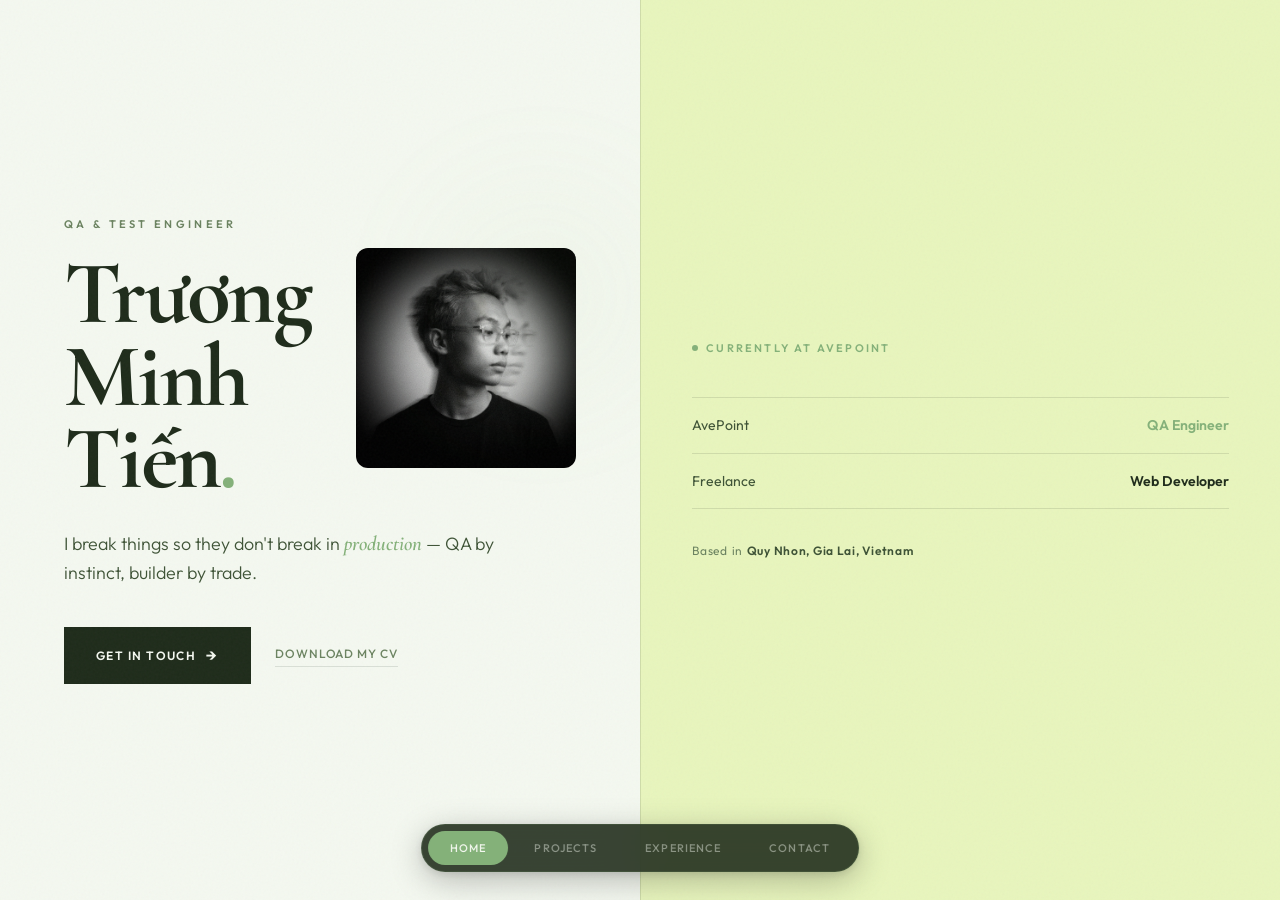
<file: index.html>
<!doctype html>
<html lang="en">
  <head>
    <meta charset="UTF-8" />
    <meta name="viewport" content="width=device-width, initial-scale=1.0" />
    <title>Trương Minh Tiến — QA / Test Engineer</title>
    <link rel="preconnect" href="https://fonts.googleapis.com" />
    <link rel="preconnect" href="https://fonts.gstatic.com" crossorigin />
    <link
      href="https://fonts.googleapis.com/css2?family=Outfit:wght@200;300;400;500;600;700;800;900&family=Cormorant+Garamond:ital,wght@0,400;0,600;0,700;1,400;1,600&display=swap"
      rel="stylesheet"
    />
    <!-- GSAP for smooth animations -->
    <script src="https://cdnjs.cloudflare.com/ajax/libs/gsap/3.12.5/gsap.min.js"></script>
    <style>
      *,
      *::before,
      *::after {
        margin: 0;
        padding: 0;
        box-sizing: border-box;
      }

      :root {
        --bg: #f4f8f0;
        --bg-warm: #e8f5bd;
        --surface: #f9fbf6;
        --ink: #1e2b1a;
        --ink-soft: #3d5235;
        --ink-muted: #6b8360;
        --accent: #84b179;
        --accent-soft: #a2cb8b;
        --rule: rgba(30, 43, 26, 0.12);
        --rule-strong: rgba(30, 43, 26, 0.25);
      }

      html {
        -webkit-font-smoothing: antialiased;
        -moz-osx-font-smoothing: grayscale;
      }

      body {
        background: #151f12;
        color: var(--ink);
        font-family: "Outfit", sans-serif;
        font-weight: 400;
        line-height: 1.6;
        overflow: hidden;
        cursor: default;
        height: 100vh;
        height: 100dvh;
      }

      /* Grain overlay */
      body::before {
        content: "";
        position: fixed;
        inset: 0;
        background-image: url("data:image/svg+xml,%3Csvg viewBox='0 0 512 512' xmlns='http://www.w3.org/2000/svg'%3E%3Cfilter id='g'%3E%3CfeTurbulence type='fractalNoise' baseFrequency='0.75' numOctaves='4' stitchTiles='stitch'/%3E%3C/filter%3E%3Crect width='100%25' height='100%25' filter='url(%23g)' opacity='0.035'/%3E%3C/svg%3E");
        pointer-events: none;
        z-index: 9999;
      }

      ::selection {
        background: var(--accent);
        color: var(--bg);
      }

      a {
        color: inherit;
        text-decoration: none;
      }

      /* ============================================
         LOADING SCREEN
         ============================================ */
      .loader {
        position: fixed;
        inset: 0;
        z-index: 99999;
        background: var(--ink);
        display: flex;
        flex-direction: column;
        justify-content: center;
        align-items: center;
        gap: 28px;
        transition:
          opacity 0.6s ease,
          visibility 0.6s ease;
      }

      .loader.done {
        opacity: 0;
        visibility: hidden;
        pointer-events: none;
      }

      .loader-name {
        font-family: "Cormorant Garamond", serif;
        font-weight: 700;
        font-size: clamp(24px, 4vw, 40px);
        color: var(--bg);
        letter-spacing: -0.02em;
        opacity: 0.9;
      }

      .loader-track {
        width: clamp(200px, 40vw, 360px);
        height: 2px;
        background: rgba(255, 255, 255, 0.08);
        position: relative;
        overflow: hidden;
      }

      .loader-fill {
        position: absolute;
        top: 0;
        left: 0;
        height: 100%;
        width: 0%;
        background: var(--accent);
        transition: width 0.3s ease;
      }

      .loader-percent {
        font-family: "Outfit", sans-serif;
        font-size: 13px;
        font-weight: 500;
        letter-spacing: 0.15em;
        color: var(--accent);
      }

      /* Hide main content until loaded */
      .book-viewport,
      .bottom-nav {
        opacity: 0;
        transition: opacity 0.5s ease 0.2s;
      }

      .book-viewport.loaded,
      .bottom-nav.loaded {
        opacity: 1;
      }

      /* ============================================
         MOBILE ONBOARDING HINT
         ============================================ */
      .onboarding {
        position: fixed;
        inset: 0;
        z-index: 50000;
        background: rgba(0, 0, 0, 0.5);
        -webkit-backdrop-filter: blur(12px);
        backdrop-filter: blur(12px);
        display: none;
        justify-content: center;
        align-items: center;
        opacity: 0;
        transition: opacity 0.5s ease;
      }

      .onboarding.visible {
        opacity: 1;
      }

      .onboarding.hiding {
        opacity: 0;
        pointer-events: none;
      }

      @media (max-width: 900px) {
        .onboarding {
          display: flex;
        }
      }
      @media (hover: none) and (pointer: coarse) {
        .onboarding {
          display: flex;
        }
      }

      /* Cute floating card */
      .onboard-card {
        background: var(--surface);
        border-radius: 24px;
        padding: 36px 32px 28px;
        max-width: 300px;
        width: 85%;
        text-align: center;
        box-shadow:
          0 20px 60px rgba(0, 0, 0, 0.25),
          0 4px 16px rgba(0, 0, 0, 0.1);
        animation: cardBounceIn 0.6s cubic-bezier(0.34, 1.56, 0.64, 1) both;
        animation-delay: 0.2s;
      }

      @keyframes cardBounceIn {
        from {
          opacity: 0;
          transform: scale(0.8) translateY(20px);
        }
        to {
          opacity: 1;
          transform: scale(1) translateY(0);
        }
      }

      /* Phone with swipe animation */
      .onboard-phone {
        position: relative;
        width: 64px;
        height: 100px;
        margin: 0 auto 20px;
        border: 3px solid var(--ink);
        border-radius: 14px;
        background: var(--bg);
      }

      .onboard-phone::before {
        content: "";
        position: absolute;
        top: 6px;
        left: 50%;
        transform: translateX(-50%);
        width: 20px;
        height: 3px;
        border-radius: 3px;
        background: var(--ink);
        opacity: 0.15;
      }

      /* Tiny page indicators inside phone */
      .onboard-phone-pages {
        position: absolute;
        bottom: 10px;
        left: 50%;
        transform: translateX(-50%);
        display: flex;
        gap: 4px;
      }

      .onboard-phone-dot {
        width: 5px;
        height: 5px;
        border-radius: 50%;
        background: var(--ink);
        opacity: 0.12;
      }

      .onboard-phone-dot.active {
        opacity: 0.5;
        background: var(--accent);
      }

      /* Finger swiping across the phone */
      .onboard-finger {
        position: absolute;
        bottom: -8px;
        left: 50%;
        font-size: 28px;
        animation: fingerSwipe 2.2s ease-in-out infinite;
        filter: drop-shadow(0 2px 4px rgba(0, 0, 0, 0.15));
      }

      @keyframes fingerSwipe {
        0%,
        100% {
          transform: translateX(-50%) translateX(0) rotate(-10deg);
        }
        25% {
          transform: translateX(-50%) translateX(22px) rotate(-5deg);
        }
        50% {
          transform: translateX(-50%) translateX(0) rotate(-10deg);
        }
        75% {
          transform: translateX(-50%) translateX(-22px) rotate(-15deg);
        }
      }

      /* Sparkle dots */
      .onboard-sparkle {
        position: absolute;
        width: 6px;
        height: 6px;
        border-radius: 50%;
        background: var(--accent);
        animation: sparkle 1.8s ease-in-out infinite;
      }

      .onboard-sparkle:nth-child(1) {
        top: 8px;
        right: -4px;
        animation-delay: 0s;
      }
      .onboard-sparkle:nth-child(2) {
        top: -4px;
        left: 12px;
        animation-delay: 0.6s;
        width: 4px;
        height: 4px;
      }
      .onboard-sparkle:nth-child(3) {
        bottom: 20px;
        right: -8px;
        animation-delay: 1.2s;
        width: 5px;
        height: 5px;
      }

      @keyframes sparkle {
        0%,
        100% {
          opacity: 0;
          transform: scale(0);
        }
        50% {
          opacity: 1;
          transform: scale(1);
        }
      }

      .onboard-title {
        font-family: "Cormorant Garamond", serif;
        font-weight: 700;
        font-size: 22px;
        color: var(--ink);
        margin-bottom: 8px;
        line-height: 1.2;
      }

      .onboard-desc {
        font-family: "Outfit", sans-serif;
        font-size: 13px;
        font-weight: 400;
        color: var(--ink-muted);
        line-height: 1.6;
        margin-bottom: 20px;
      }

      .onboard-desc strong {
        color: var(--accent);
        font-weight: 600;
      }

      .onboard-btn {
        display: inline-block;
        font-family: "Outfit", sans-serif;
        font-size: 12px;
        font-weight: 600;
        letter-spacing: 0.08em;
        color: var(--surface);
        background: var(--accent);
        border: none;
        border-radius: 999px;
        padding: 10px 28px;
        cursor: pointer;
        transition:
          transform 0.3s cubic-bezier(0.34, 1.56, 0.64, 1),
          box-shadow 0.3s ease;
        box-shadow: 0 4px 12px rgba(0, 0, 0, 0.1);
      }

      .onboard-btn:active {
        transform: scale(0.95);
      }

      /* ============================================
         PAGE SYSTEM — GSAP-DRIVEN
         ============================================ */
      .book-viewport {
        position: fixed;
        inset: 0;
        perspective: 1600px;
        overflow: hidden;
      }

      .page {
        position: absolute;
        inset: 0;
        width: 100%;
        height: 100%;
        overflow: hidden;
        background: var(--bg);
        opacity: 0;
        visibility: hidden;
        will-change: transform, opacity;
      }

      .page.active {
        opacity: 1;
        visibility: visible;
        overflow-y: auto;
        scrollbar-width: thin;
        scrollbar-color: var(--accent) transparent;
      }

      .page--projects.active {
        overflow-y: hidden;
      }

      .page.active::-webkit-scrollbar {
        width: 4px;
      }

      .page.active::-webkit-scrollbar-thumb {
        background: var(--accent);
        border-radius: 2px;
      }

      /* During animation, both pages visible */
      .page.animating {
        visibility: visible;
      }

      /* ============================================
         BOTTOM FLOATING NAV
         ============================================ */
      .bottom-nav {
        position: fixed;
        bottom: 28px;
        left: 50%;
        transform: translateX(-50%);
        z-index: 10000;
        display: flex;
        gap: 4px;
        padding: 6px;
        background: rgba(30, 43, 26, 0.88);
        -webkit-backdrop-filter: blur(20px);
        backdrop-filter: blur(20px);
        border-radius: 999px;
        border: 1px solid rgba(132, 177, 121, 0.12);
        box-shadow:
          0 8px 32px rgba(0, 0, 0, 0.25),
          0 2px 8px rgba(0, 0, 0, 0.1);
      }

      .bottom-nav-item {
        padding: 10px 22px;
        font-family: "Outfit", sans-serif;
        font-size: 11px;
        font-weight: 500;
        letter-spacing: 0.1em;
        text-transform: uppercase;
        color: rgba(244, 248, 240, 0.45);
        border: none;
        background: transparent;
        border-radius: 999px;
        cursor: pointer;
        transition:
          color 0.3s ease,
          background 0.3s ease;
        white-space: nowrap;
      }

      .bottom-nav-item:hover {
        color: rgba(244, 248, 240, 0.8);
      }

      .bottom-nav-item.active {
        color: var(--bg);
        background: var(--accent);
      }

      /* ============================================
         PAGE 1: HOME
         ============================================ */
      .page--home .page-content {
        height: 100%;
        display: grid;
        grid-template-columns: 1fr 1fr;
      }

      .hero-left {
        display: flex;
        flex-direction: column;
        justify-content: center;
        padding: 0 clamp(32px, 5vw, 80px);
        position: relative;
      }

      .hero-left::before {
        content: "";
        position: absolute;
        top: 15%;
        right: -60px;
        width: 320px;
        height: 320px;
        border-radius: 50%;
        background: radial-gradient(
          circle,
          var(--accent-soft) 0%,
          transparent 70%
        );
        opacity: 0.08;
        filter: blur(60px);
        pointer-events: none;
      }

      .hero-overline {
        font-size: 11px;
        font-weight: 600;
        letter-spacing: 0.3em;
        text-transform: uppercase;
        color: var(--ink-muted);
        margin-bottom: 20px;
      }

      .hero-header-row {
        display: flex;
        justify-content: space-between;
        align-items: center;
        gap: 20px;
        margin-bottom: 28px;
      }

      .hero-header-text {
        flex: 1;
      }

      .hero-name {
        font-family: "Cormorant Garamond", serif;
        font-weight: 700;
        font-size: clamp(48px, 7vw, 110px);
        line-height: 0.92;
        letter-spacing: -0.03em;
        color: var(--ink);
        margin-bottom: 0;
      }

      .hero-portrait {
        width: clamp(120px, 25vw, 220px);
        aspect-ratio: 1 / 1;
        object-fit: cover;
        border-radius: 12px;
      }

      .hero-name .accent-dot {
        color: var(--accent);
      }

      .hero-tagline {
        font-size: clamp(16px, 1.4vw, 22px);
        font-weight: 300;
        line-height: 1.5;
        color: var(--ink-soft);
        max-width: 440px;
        margin-bottom: 40px;
      }

      .hero-tagline em {
        font-style: italic;
        font-family: "Cormorant Garamond", serif;
        font-weight: 600;
        font-size: 1.15em;
        color: var(--accent);
      }

      .hero-cta-row {
        display: flex;
        align-items: center;
        gap: 24px;
      }

      .btn-primary {
        display: inline-flex;
        align-items: center;
        gap: 10px;
        font-family: "Outfit", sans-serif;
        font-size: 12px;
        font-weight: 600;
        letter-spacing: 0.12em;
        text-transform: uppercase;
        color: var(--bg);
        background: var(--ink);
        padding: 16px 32px;
        border: none;
        cursor: pointer;
        position: relative;
        overflow: hidden;
        transition: transform 0.4s cubic-bezier(0.16, 1, 0.3, 1);
      }

      .btn-primary::before {
        content: "";
        position: absolute;
        inset: 0;
        background: var(--accent);
        transform: translateX(-101%);
        transition: transform 0.5s cubic-bezier(0.16, 1, 0.3, 1);
      }

      .btn-primary:hover::before {
        transform: translateX(0);
      }

      .btn-primary:hover {
        transform: scale(1.02);
      }

      .btn-primary span {
        position: relative;
        z-index: 1;
      }

      .btn-primary .btn-arrow {
        position: relative;
        z-index: 1;
        transition: transform 0.4s cubic-bezier(0.16, 1, 0.3, 1);
        font-size: 16px;
      }

      .btn-primary:hover .btn-arrow {
        transform: translateX(4px);
      }

      .btn-ghost {
        font-size: 12px;
        font-weight: 500;
        letter-spacing: 0.08em;
        text-transform: uppercase;
        color: var(--ink-muted);
        border-bottom: 1px solid var(--rule);
        padding-bottom: 3px;
        transition:
          color 0.3s ease,
          border-color 0.3s ease;
      }

      .btn-ghost:hover {
        color: var(--accent);
        border-color: var(--accent);
      }

      .hero-right {
        background: var(--bg-warm);
        display: flex;
        flex-direction: column;
        justify-content: center;
        padding: clamp(32px, 4vw, 64px);
        position: relative;
        border-left: 1px solid var(--rule);
      }

      .status-badge {
        display: inline-flex;
        align-items: center;
        gap: 8px;
        font-size: 11px;
        font-weight: 600;
        letter-spacing: 0.2em;
        text-transform: uppercase;
        color: var(--accent);
        margin-bottom: 40px;
      }

      .status-badge::before {
        content: "";
        width: 6px;
        height: 6px;
        border-radius: 50%;
        background: var(--accent);
      }

      .role-list {
        list-style: none;
        display: flex;
        flex-direction: column;
      }

      .role-entry {
        display: flex;
        justify-content: space-between;
        align-items: baseline;
        padding: 16px 0;
        border-top: 1px solid var(--rule);
        transition: padding-left 0.4s cubic-bezier(0.16, 1, 0.3, 1);
      }

      .role-entry:hover {
        padding-left: 8px;
      }
      .role-entry:last-child {
        border-bottom: 1px solid var(--rule);
      }

      .role-label {
        font-size: clamp(13px, 1.1vw, 16px);
        font-weight: 400;
        color: var(--ink-soft);
      }

      .role-place {
        font-size: clamp(13px, 1.1vw, 16px);
        font-weight: 600;
        color: var(--ink);
        text-align: right;
      }

      .role-place.solo {
        color: var(--accent);
      }

      .hero-location {
        margin-top: 32px;
        font-size: 12px;
        font-weight: 400;
        letter-spacing: 0.06em;
        color: var(--ink-muted);
      }

      .hero-location span {
        font-weight: 600;
        color: var(--ink-soft);
      }

      /* ============================================
         SECTION COMMON
         ============================================ */
      .section-header {
        display: flex;
        align-items: baseline;
        gap: 16px;
        margin-bottom: clamp(32px, 5vh, 64px);
      }

      .section-number {
        font-family: "Cormorant Garamond", serif;
        font-weight: 400;
        font-size: clamp(14px, 1.2vw, 18px);
        color: var(--accent);
      }

      .section-title {
        font-size: clamp(10px, 0.85vw, 13px);
        font-weight: 600;
        letter-spacing: 0.25em;
        text-transform: uppercase;
        color: var(--ink-muted);
      }

      .section-rule {
        flex: 1;
        height: 1px;
        background: var(--rule);
      }

      /* ============================================
         PAGE 2: EXPERIENCE
         ============================================ */
      .page--experience {
        background: var(--surface);
      }

      .page--experience .page-content {
        padding: clamp(48px, 8vh, 100px) clamp(24px, 5vw, 80px);
        padding-bottom: 120px;
      }

      .exp-item {
        display: grid;
        grid-template-columns: 200px 1fr clamp(80px, 12vw, 140px);
        grid-template-areas: "meta body logo";
        gap: clamp(24px, 4vw, 64px);
        padding: clamp(24px, 3vh, 40px) 0;
        border-bottom: 1px solid var(--rule);
        align-items: start;
      }

      .exp-item:last-child {
        border-bottom: none;
      }

      .exp-meta {
        grid-area: meta;
        display: flex;
        flex-direction: column;
        gap: 4px;
      }

      .exp-body {
        grid-area: body;
      }

      .exp-logo {
        grid-area: logo;
        width: 100%;
        height: auto;
        max-height: 80px;
        object-fit: contain;
        mix-blend-mode: multiply; /* Optional: makes logos blend nicely if they have white bg */
      }

      .exp-date {
        font-size: 12px;
        font-weight: 500;
        letter-spacing: 0.08em;
        color: var(--ink-muted);
        text-transform: uppercase;
      }

      .exp-company {
        font-size: 14px;
        font-weight: 600;
        color: var(--accent);
        margin-top: 2px;
      }

      .exp-type {
        font-size: 11px;
        font-weight: 400;
        color: var(--ink-muted);
      }

      .exp-body h3 {
        font-family: "Cormorant Garamond", serif;
        font-weight: 600;
        font-size: clamp(22px, 2vw, 32px);
        line-height: 1.2;
        margin-bottom: 14px;
        color: var(--ink);
      }

      .exp-points {
        list-style: none;
        display: flex;
        flex-direction: column;
        gap: 8px;
      }

      .exp-points li {
        font-size: clamp(13px, 0.95vw, 15px);
        line-height: 1.55;
        color: var(--ink-soft);
        padding-left: 20px;
        position: relative;
      }

      .exp-points li::before {
        content: "";
        position: absolute;
        left: 0;
        top: 9px;
        width: 6px;
        height: 1px;
        background: var(--accent);
      }

      /* ============================================
         PAGE 3: PROJECTS
         ============================================ */
      .page--projects {
        background: #243d1e;
      }

      .page--projects .page-content {
        display: flex;
        flex-direction: column;
        height: 100%;
      }

      .projects-topbar {
        display: flex;
        justify-content: space-between;
        align-items: center;
        padding: 20px clamp(24px, 4vw, 56px);
        border-bottom: 1px solid rgba(244, 248, 240, 0.06);
        flex-shrink: 0;
      }

      .projects-topbar .section-header {
        margin-bottom: 0;
      }
      .projects-topbar .section-number {
        color: var(--accent-soft);
      }
      .projects-topbar .section-title {
        color: rgba(244, 248, 240, 0.4);
      }
      .projects-topbar .section-rule {
        background: rgba(244, 248, 240, 0.08);
      }

      .projects-counter-top {
        font-family: "Outfit", sans-serif;
        font-size: 11px;
        font-weight: 500;
        letter-spacing: 0.15em;
        color: rgba(244, 248, 240, 0.3);
      }

      .projects-counter-top .ct-active {
        color: var(--accent-soft);
        font-weight: 700;
        font-size: 14px;
      }

      .projects-columns {
        flex: 1;
        display: grid;
        grid-template-columns: 200px minmax(180px, 0.6fr) 1fr;
        min-height: 0;
      }

      .folio-strip {
        border-right: 1px solid rgba(244, 248, 240, 0.06);
        display: flex;
        flex-direction: column;
        padding: clamp(20px, 3vh, 40px) clamp(16px, 2vw, 32px);
        gap: 12px;
        overflow-y: auto;
        scrollbar-width: thin;
        scrollbar-color: var(--accent) transparent;
      }

      .folio-thumb {
        position: relative;
        width: 100%;
        aspect-ratio: 16 / 10;
        overflow: hidden;
        cursor: pointer;
        border: 2px solid transparent;
        opacity: 0.35;
        transform: scale(0.92);
        transition:
          opacity 0.5s ease,
          transform 0.5s ease,
          border-color 0.4s ease;
        flex-shrink: 0;
      }

      .folio-thumb.active {
        opacity: 1;
        transform: scale(1);
        border-color: var(--accent);
      }

      .folio-thumb:hover {
        opacity: 0.7;
      }
      .folio-thumb.active:hover {
        opacity: 1;
      }

      .folio-thumb img {
        width: 100%;
        height: 100%;
        object-fit: cover;
        display: block;
        filter: grayscale(0.6);
        transition: filter 0.5s ease;
      }

      .folio-thumb.active img {
        filter: grayscale(0);
      }

      .folio-thumb-num {
        position: absolute;
        bottom: 6px;
        left: 6px;
        font-family: "Cormorant Garamond", serif;
        font-weight: 700;
        font-size: 11px;
        color: rgba(244, 248, 240, 0.7);
        background: rgba(30, 43, 26, 0.7);
        padding: 1px 6px;
      }

      .folio-center {
        display: flex;
        flex-direction: column;
        justify-content: center;
        align-items: center;
        padding: clamp(16px, 2vw, 32px);
        position: relative;
        border-right: 1px solid rgba(244, 248, 240, 0.06);
        text-align: center;
      }

      .folio-info {
        position: absolute;
        inset: 0;
        display: flex;
        flex-direction: column;
        justify-content: center;
        align-items: center;
        padding: clamp(16px, 2vw, 32px);
        opacity: 0;
        transform: translateY(30px);
        transition:
          opacity 0.6s cubic-bezier(0.16, 1, 0.3, 1),
          transform 0.6s cubic-bezier(0.16, 1, 0.3, 1);
        pointer-events: none;
      }

      .folio-info.active {
        opacity: 1;
        transform: translateY(0);
        pointer-events: auto;
      }

      .folio-info.exiting {
        opacity: 0;
        transform: translateY(-20px);
      }

      .folio-num {
        font-family: "Cormorant Garamond", serif;
        font-weight: 700;
        font-size: clamp(40px, 5vw, 72px);
        line-height: 0.85;
        color: rgba(244, 248, 240, 0.25);
        margin-bottom: 16px;
      }

      .folio-name {
        font-family: "Cormorant Garamond", serif;
        font-weight: 700;
        font-size: clamp(20px, 2vw, 32px);
        line-height: 1.12;
        color: var(--bg);
        margin-bottom: 12px;
      }

      .folio-url {
        font-size: 11px;
        font-weight: 400;
        letter-spacing: 0.06em;
        color: rgba(244, 248, 240, 0.35);
        margin-bottom: 24px;
      }

      .folio-visit {
        display: inline-flex;
        align-items: center;
        gap: 10px;
        font-size: 11px;
        font-weight: 600;
        letter-spacing: 0.15em;
        text-transform: uppercase;
        color: var(--accent-soft);
        padding: 12px 24px;
        border: 1px solid rgba(132, 177, 121, 0.3);
        transition:
          background 0.4s ease,
          color 0.3s ease,
          border-color 0.3s ease;
      }

      .folio-visit:hover {
        background: var(--accent);
        color: var(--bg);
        border-color: var(--accent);
      }

      .folio-visit-arrow {
        font-size: 14px;
        transition: transform 0.4s cubic-bezier(0.16, 1, 0.3, 1);
      }

      .folio-visit:hover .folio-visit-arrow {
        transform: translate(3px, -3px);
      }

      /* Projects onboarding hint overlay */
      .projects-hint {
        position: absolute;
        inset: 0;
        z-index: 10;
        background: rgba(0, 0, 0, 0.5);
        -webkit-backdrop-filter: blur(10px);
        backdrop-filter: blur(10px);
        display: none;
        justify-content: center;
        align-items: center;
        opacity: 0;
        visibility: hidden;
        transition:
          opacity 0.4s ease,
          visibility 0.4s ease;
      }

      @media (max-width: 900px) {
        .projects-hint {
          display: flex;
        }
      }
      @media (hover: none) and (pointer: coarse) {
        .projects-hint {
          display: flex;
        }
      }

      .projects-hint.visible {
        opacity: 1;
        visibility: visible;
      }

      .projects-hint.hiding {
        opacity: 0;
        visibility: hidden;
        pointer-events: none;
      }

      .projects-hint-card {
        background: var(--surface);
        border-radius: 24px;
        padding: 36px 32px 28px;
        max-width: 280px;
        width: 85%;
        text-align: center;
        box-shadow:
          0 20px 60px rgba(0, 0, 0, 0.3),
          0 4px 16px rgba(0, 0, 0, 0.1);
        animation: hintBounceIn 0.6s cubic-bezier(0.34, 1.56, 0.64, 1) both;
        animation-delay: 0.15s;
      }

      @keyframes hintBounceIn {
        from {
          opacity: 0;
          transform: scale(0.75) translateY(16px);
        }
        to {
          opacity: 1;
          transform: scale(1) translateY(0);
        }
      }

      /* Scroll gesture — phone with vertical scroll */
      .hint-phone {
        position: relative;
        width: 56px;
        height: 88px;
        margin: 0 auto 18px;
        border: 3px solid var(--ink);
        border-radius: 14px;
        background: var(--bg);
      }

      .hint-phone::before {
        content: "";
        position: absolute;
        top: 6px;
        left: 50%;
        transform: translateX(-50%);
        width: 18px;
        height: 3px;
        border-radius: 3px;
        background: var(--ink);
        opacity: 0.12;
      }

      /* Scroll arrows inside phone */
      .hint-scroll-arrows {
        position: absolute;
        top: 50%;
        left: 50%;
        transform: translate(-50%, -50%);
        display: flex;
        flex-direction: column;
        align-items: center;
        gap: 6px;
        animation: scrollBounce 1.6s ease-in-out infinite;
      }

      .hint-scroll-arrows span {
        font-size: 12px;
        color: var(--ink);
        opacity: 0.3;
        line-height: 1;
      }

      .hint-scroll-arrows span:nth-child(2) {
        opacity: 0.6;
        font-size: 14px;
      }

      @keyframes scrollBounce {
        0%,
        100% {
          transform: translate(-50%, -50%) translateY(0);
        }
        50% {
          transform: translate(-50%, -50%) translateY(6px);
        }
      }

      /* Finger scrolling vertically */
      .hint-finger {
        position: absolute;
        bottom: -6px;
        left: 50%;
        font-size: 24px;
        animation: fingerScroll 2s ease-in-out infinite;
        filter: drop-shadow(0 2px 4px rgba(0, 0, 0, 0.12));
      }

      @keyframes fingerScroll {
        0%,
        100% {
          transform: translateX(-50%) translateY(0);
        }
        30% {
          transform: translateX(-50%) translateY(-14px);
        }
        60% {
          transform: translateX(-50%) translateY(6px);
        }
      }

      /* Sparkles */
      .hint-sparkle {
        position: absolute;
        width: 6px;
        height: 6px;
        border-radius: 50%;
        background: var(--accent);
        animation: sparkle 1.8s ease-in-out infinite;
      }

      .hint-sparkle:nth-child(1) {
        top: 6px;
        right: -6px;
        animation-delay: 0s;
      }
      .hint-sparkle:nth-child(2) {
        top: -4px;
        left: 10px;
        animation-delay: 0.5s;
        width: 4px;
        height: 4px;
      }
      .hint-sparkle:nth-child(3) {
        bottom: 18px;
        right: -8px;
        animation-delay: 1s;
        width: 5px;
        height: 5px;
      }

      @keyframes sparkle {
        0%,
        100% {
          opacity: 0;
          transform: scale(0);
        }
        50% {
          opacity: 1;
          transform: scale(1);
        }
      }

      .hint-title {
        font-family: "Cormorant Garamond", serif;
        font-weight: 700;
        font-size: 20px;
        color: var(--ink);
        margin-bottom: 6px;
      }

      .hint-desc {
        font-family: "Outfit", sans-serif;
        font-size: 13px;
        font-weight: 400;
        color: var(--ink-muted);
        line-height: 1.6;
        margin-bottom: 18px;
      }

      .hint-desc strong {
        color: var(--accent);
        font-weight: 600;
      }

      .hint-btn {
        display: inline-block;
        font-family: "Outfit", sans-serif;
        font-size: 12px;
        font-weight: 600;
        letter-spacing: 0.08em;
        color: var(--surface);
        background: var(--accent);
        border: none;
        border-radius: 999px;
        padding: 10px 28px;
        cursor: pointer;
        transition:
          transform 0.3s cubic-bezier(0.34, 1.56, 0.64, 1),
          box-shadow 0.3s ease;
        box-shadow: 0 4px 12px rgba(0, 0, 0, 0.1);
      }

      .hint-btn:active {
        transform: scale(0.95);
      }

      .folio-showcase {
        position: relative;
        overflow: hidden;
        display: flex;
        align-items: center;
        justify-content: center;
        background: #1a2717;
        padding: clamp(16px, 3vh, 32px) clamp(16px, 2vw, 32px);
      }

      .folio-large-img {
        position: absolute;
        inset: clamp(16px, 3vh, 32px) clamp(16px, 2vw, 32px);
        display: flex;
        align-items: center;
        justify-content: center;
        opacity: 0;
        transform: scale(1.04);
        transition:
          opacity 0.7s cubic-bezier(0.16, 1, 0.3, 1),
          transform 0.7s cubic-bezier(0.16, 1, 0.3, 1);
      }

      .folio-large-img.active {
        opacity: 1;
        transform: scale(1);
      }

      .folio-large-img.exiting {
        opacity: 0;
        transform: scale(0.96);
      }

      .folio-large-img img,
      .folio-large-img video {
        max-width: 100%;
        max-height: 100%;
        width: auto;
        height: auto;
        object-fit: contain;
        display: block;
        box-shadow:
          0 8px 40px rgba(0, 0, 0, 0.3),
          0 2px 12px rgba(0, 0, 0, 0.15);
      }

      .folio-large-img video::-webkit-media-controls {
        display: none !important;
      }
      .folio-large-img video::-webkit-media-controls-enclosure {
        display: none !important;
      }

      /* ============================================
         PAGE 4: CONTACT
         ============================================ */
      .page--contact {
        background: var(--ink);
        color: var(--bg);
      }

      .page--contact .page-content {
        display: flex;
        flex-direction: column;
        justify-content: center;
        height: 100%;
        padding: clamp(64px, 10vh, 140px) clamp(24px, 5vw, 80px);
        padding-bottom: 100px;
        position: relative;
        overflow: hidden;
      }

      .page--contact .page-content::before {
        content: "";
        position: absolute;
        bottom: -100px;
        right: -100px;
        width: 400px;
        height: 400px;
        border-radius: 50%;
        background: radial-gradient(circle, var(--accent) 0%, transparent 70%);
        opacity: 0.06;
        filter: blur(80px);
        pointer-events: none;
      }

      .contact-inner {
        display: grid;
        grid-template-columns: 1fr 1fr;
        gap: clamp(40px, 6vw, 100px);
        align-items: end;
      }

      .contact-heading {
        font-family: "Cormorant Garamond", serif;
        font-weight: 700;
        font-size: clamp(36px, 5vw, 72px);
        line-height: 1;
        letter-spacing: -0.02em;
      }

      .contact-heading .accent-dot {
        color: var(--accent);
      }

      .contact-links {
        display: flex;
        flex-direction: column;
      }

      .contact-row {
        display: flex;
        justify-content: space-between;
        align-items: center;
        padding: 18px 0;
        border-top: 1px solid rgba(244, 248, 240, 0.1);
        transition: padding-left 0.4s cubic-bezier(0.16, 1, 0.3, 1);
      }

      .contact-row:last-child {
        border-bottom: 1px solid rgba(244, 248, 240, 0.1);
      }

      .contact-row:hover {
        padding-left: 12px;
      }

      .contact-row-label {
        font-size: 11px;
        font-weight: 500;
        letter-spacing: 0.15em;
        text-transform: uppercase;
        color: rgba(244, 248, 240, 0.4);
      }

      .contact-row-value {
        font-size: 15px;
        font-weight: 400;
        color: var(--bg);
        transition: color 0.3s ease;
      }

      .contact-row:hover .contact-row-value {
        color: var(--accent-soft);
      }

      /* ============================================
         RESPONSIVE
         ============================================ */
      @media (max-width: 900px) {
        .page--home .page-content {
          grid-template-columns: 1fr;
        }

        .hero-left {
          justify-content: flex-end;
          padding: 80px 24px 32px;
        }

        .hero-right {
          border-left: none;
          border-top: 1px solid var(--rule);
          padding: 32px 24px 100px;
        }

        .page--experience .page-content {
          padding: 48px 24px 120px;
        }
        .exp-item {
          grid-template-columns: 1fr clamp(60px, 20vw, 100px);
          grid-template-areas:
            "meta logo"
            "body body";
          gap: 16px 12px;
        }
        .exp-logo {
          max-height: 60px;
          justify-self: end;
        }

        .projects-columns {
          grid-template-columns: 1fr;
          grid-template-rows: auto 1fr;
        }

        .folio-strip {
          display: none;
        }

        .folio-center {
          border-right: none;
          border-bottom: 1px solid rgba(244, 248, 240, 0.06);
          padding: 24px;
          min-height: 200px;
        }

        .folio-info {
          padding: 24px;
        }
        .folio-num {
          font-size: clamp(32px, 10vw, 48px);
        }
        .folio-name {
          font-size: clamp(18px, 5vw, 28px);
        }
        .folio-showcase {
          min-height: 240px;
        }
        .contact-inner {
          grid-template-columns: 1fr;
          gap: 40px;
        }
      }

      @media (max-width: 600px) {
        .hero-name {
          font-size: clamp(40px, 12vw, 64px);
        }

        .hero-cta-row {
          flex-direction: column;
          align-items: flex-start;
          gap: 16px;
        }

        .contact-heading {
          font-size: clamp(32px, 10vw, 48px);
        }

        .bottom-nav {
          bottom: 16px;
          padding: 5px;
          gap: 2px;
        }

        .bottom-nav-item {
          padding: 8px 14px;
          font-size: 10px;
          letter-spacing: 0.06em;
        }
      }
    </style>
  </head>

  <body>
    <!-- LOADING SCREEN -->
    <div class="loader" id="loader">
      <div class="loader-name">Trương Minh Tiến</div>
      <div class="loader-track">
        <div class="loader-fill" id="loaderFill"></div>
      </div>
      <div class="loader-percent" id="loaderPercent">0%</div>
    </div>

    <!-- MOBILE ONBOARDING -->
    <div class="onboarding" id="onboarding">
      <div class="onboard-card">
        <div class="onboard-phone">
          <span class="onboard-sparkle"></span>
          <span class="onboard-sparkle"></span>
          <span class="onboard-sparkle"></span>
          <div class="onboard-phone-pages">
            <span class="onboard-phone-dot active"></span>
            <span class="onboard-phone-dot"></span>
            <span class="onboard-phone-dot"></span>
            <span class="onboard-phone-dot"></span>
          </div>
          <div class="onboard-finger">👆</div>
        </div>
        <div class="onboard-title">Welcome!</div>
        <div class="onboard-desc">
          <strong>Swipe left or right</strong> to flip between pages, or use the
          <strong>navigation bar</strong> below.
        </div>
        <button class="onboard-btn" id="onboardDismiss">Got it!</button>
      </div>
    </div>

    <div class="book-viewport" id="bookViewport">
      <!-- PAGE 1: HOME -->
      <div class="page page--home active" data-page="0">
        <div class="page-content">
          <div class="hero-left">
            <div class="hero-header-row">
              <div class="hero-header-text">
                <div class="hero-overline">QA &amp; Test Engineer</div>
                <h1 class="hero-name">
                  Trương<br />Minh Tiến<span class="accent-dot">.</span>
                </h1>
              </div>
              <img
                src="image/Tien.png"
                alt="Trương Minh Tiến portrait"
                class="hero-portrait"
              />
            </div>
            <p class="hero-tagline">
              I break things so they don't break in
              <em>production</em> — QA by instinct, builder by trade.
            </p>
            <div class="hero-cta-row">
              <a href="mailto:tientm05@gmail.com" class="btn-primary">
                <span>Get in Touch</span>
                <span class="btn-arrow">→</span>
              </a>
              <a
                href="cv/CV_TruongMinhTien_TestEngineer.pdf"
                download
                class="btn-ghost"
                >Download My CV</a
              >
            </div>
          </div>
          <div class="hero-right">
            <div class="status-badge">Currently at AvePoint</div>
            <ul class="role-list">
              <li class="role-entry">
                <span class="role-label">AvePoint</span>
                <span class="role-place solo">QA Engineer</span>
              </li>
              <li class="role-entry">
                <span class="role-label">Freelance</span>
                <span class="role-place">Web Developer</span>
              </li>
            </ul>
            <div class="hero-location">
              Based in <span>Quy Nhon, Gia Lai, Vietnam</span>
            </div>
          </div>
        </div>
      </div>

      <!-- PAGE 2: PROJECTS -->
      <div class="page page--projects" data-page="1">
        <div class="page-content">
          <div class="projects-topbar">
            <div class="section-header">
              <span class="section-number">01</span>
              <span class="section-title">Selected Works</span>
              <div class="section-rule"></div>
            </div>
            <div class="projects-counter-top">
              <span class="ct-active" id="counterCurrent">01</span>
              <span> / 03</span>
            </div>
          </div>
          <div class="projects-columns">
            <div class="folio-strip">
              <div class="folio-thumb active" data-thumb="0">
                <img
                  src="image/ngongoay-paperfest.jpg"
                  alt="Ngọ Ngoạy PaperFest"
                />
                <span class="folio-thumb-num">01</span>
              </div>
              <div class="folio-thumb" data-thumb="1">
                <img src="image/2stinkering.jpg" alt="2S Tinkering Shop" />
                <span class="folio-thumb-num">02</span>
              </div>
              <div class="folio-thumb" data-thumb="2">
                <img src="image/totomo.jpg" alt="Tổ Tò Mò" />
                <span class="folio-thumb-num">03</span>
              </div>
              <!-- <div class="folio-thumb" data-thumb="3">
                <img src="image/project-04.jpg" alt="Project 04" />
                <span class="folio-thumb-num">04</span>
              </div>
              <div class="folio-thumb" data-thumb="4">
                <img src="image/project-05.jpg" alt="Project 05" />
                <span class="folio-thumb-num">05</span>
              </div> -->
            </div>
            <div class="folio-center">
              <div class="folio-info active" data-info="0">
                <div class="folio-num">01</div>
                <div class="folio-name">Ngọ Ngoạy PaperFest</div>
                <div class="folio-url">ngongoay-paperfest.com</div>
                <a
                  href="https://ngongoay-paperfest.com"
                  target="_blank"
                  rel="noopener"
                  class="folio-visit"
                >
                  Visit Project <span class="folio-visit-arrow">↗</span>
                </a>
              </div>
              <div class="folio-info" data-info="1">
                <div class="folio-num">02</div>
                <div class="folio-name">2S Tinkering Shop</div>
                <div class="folio-url">2stinkering.org</div>
                <a
                  href="https://2stinkering.org"
                  target="_blank"
                  rel="noopener"
                  class="folio-visit"
                >
                  Visit Project <span class="folio-visit-arrow">↗</span>
                </a>
              </div>
              <div class="folio-info" data-info="2">
                <div class="folio-num">03</div>
                <div class="folio-name">Tổ Tò Mò</div>
                <div class="folio-url">totomo.org</div>
                <a
                  href="https://totomo.org"
                  target="_blank"
                  rel="noopener"
                  class="folio-visit"
                >
                  Visit Project <span class="folio-visit-arrow">↗</span>
                </a>
              </div>
              <!-- <div class="folio-info" data-info="3">
                <div class="folio-num">04</div>
                <div class="folio-name">Project 04</div>
                <div class="folio-url">example.com</div>
                <a
                  href="https://example.com"
                  target="_blank"
                  rel="noopener"
                  class="folio-visit"
                >
                  Visit Project <span class="folio-visit-arrow">↗</span>
                </a>
              </div>
              <div class="folio-info" data-info="4">
                <div class="folio-num">05</div>
                <div class="folio-name">Project 05</div>
                <div class="folio-url">example.com</div>
                <a
                  href="https://example.com"
                  target="_blank"
                  rel="noopener"
                  class="folio-visit"
                >
                  Visit Project <span class="folio-visit-arrow">↗</span>
                </a>
              </div> -->
            </div>
            <div class="folio-showcase">
              <div class="folio-large-img active" data-large="0">
                <video
                  src="video/ngongoay-paperfest.mp4"
                  loop
                  muted
                  playsinline
                  disablepictureinpicture
                  preload="auto"
                ></video>
              </div>
              <div class="folio-large-img" data-large="1">
                <video
                  src="video/2stinkering.mp4"
                  loop
                  muted
                  playsinline
                  disablepictureinpicture
                  preload="auto"
                ></video>
              </div>
              <div class="folio-large-img" data-large="2">
                <video
                  src="video/totomo.mp4"
                  loop
                  muted
                  playsinline
                  disablepictureinpicture
                  preload="auto"
                ></video>
              </div>
              <!-- <div class="folio-large-img" data-large="3">
                <video
                  src="video/project-04.mp4"
                  loop
                  muted
                  playsinline
                  disablepictureinpicture
                  preload="auto"
                ></video>
              </div>
              <div class="folio-large-img" data-large="4">
                <video
                  src="video/project-05.mp4"
                  loop
                  muted
                  playsinline
                  disablepictureinpicture
                  preload="auto"
                ></video>
              </div> -->
            </div>
          </div>

          <!-- Projects scroll hint -->
          <div class="projects-hint" id="projectsHint">
            <div class="projects-hint-card">
              <div class="hint-phone">
                <span class="hint-sparkle"></span>
                <span class="hint-sparkle"></span>
                <span class="hint-sparkle"></span>
                <div class="hint-scroll-arrows">
                  <span>↑</span>
                  <span>↕</span>
                  <span>↓</span>
                </div>
                <div class="hint-finger">👆</div>
              </div>
              <div class="hint-title">More projects!</div>
              <div class="hint-desc">
                <strong>Scroll up or down</strong> <br />
                to browse between projects.
              </div>
              <button class="hint-btn" id="projectsHintDismiss">Got it!</button>
            </div>
          </div>
        </div>
      </div>

      <!-- PAGE 3: EXPERIENCE -->
      <div class="page page--experience" data-page="2">
        <div class="page-content">
          <div class="section-header">
            <span class="section-number">02</span>
            <span class="section-title">Experience</span>
            <div class="section-rule"></div>
          </div>
          <div class="exp-grid">
            <div class="exp-item">
              <div class="exp-meta">
                <div class="exp-date">JUL 2026 — Present</div>
                <div class="exp-company">AvePoint</div>
                <div class="exp-type">Full-time</div>
              </div>
              <div class="exp-body">
                <h3>QA Engineer</h3>
                <ul class="exp-points">
                  <li>
                    Design and execute manual test cases for Microsoft
                    365-integrated features and AvePoint's Product Insights
                    analytics module
                  </li>
                  <li>
                    Use AI-assisted tools to generate test cases and study
                    product feature logic, improving test coverage and accuracy
                  </li>
                  <li>
                    Analyze test cases to identify candidates for automation,
                    optimizing test execution speed
                  </li>
                  <li>
                    Test REST APIs using Postman and verify data accuracy across
                    M365 backup, governance, and migration workflows
                  </li>
                  <li>
                    Log, track, and triage defects in Jira, collaborating with
                    developers across the release cycle (Dev → Integration Test →
                    Soft Freeze → Hard Freeze)
                  </li>
                </ul>
              </div>
              <img
                src="image/AvePoint.webp"
                alt="AvePoint Logo"
                class="exp-logo"
              />
            </div>
            <div class="exp-item">
              <div class="exp-meta">
                <div class="exp-date">Aug 2025 — Present</div>
                <div class="exp-company">Freelance</div>
                <div class="exp-type">Remote</div>
              </div>
              <div class="exp-body">
                <h3>Freelance Web Developer</h3>
                <ul class="exp-points">
                  <li>
                    Ngọ Ngoạy PaperFest (<a
                      href="https://ngongoay-paperfest.com"
                      target="_blank"
                      rel="noopener"
                      >ngongoay-paperfest.com</a
                    >) — Built a landing and event showcase site for a local
                    creative paper festival; focused on responsive layout and
                    visual storytelling.
                  </li>
                  <li>
                    2S Tinkering Shop (<a
                      href="https://2stinkering.vn"
                      target="_blank"
                      rel="noopener"
                      >2stinkering.vn</a
                    >) — Built the storefront website for a registered
                    e-commerce business (officially notified with the Ministry
                    of Industry and Trade — Bộ Công Thương); implemented product
                    browsing UI and ensured a clean, conversion-friendly layout.
                  </li>
                  <li>
                    Tổ Tò Mò (<a
                      href="https://totomo.org"
                      target="_blank"
                      rel="noopener"
                      >totomo.org</a
                    >) — Developed web presence for an early-stage education
                    startup; collaborated closely with a designer to translate
                    Figma designs into responsive, pixel-accurate interfaces.
                  </li>
                </ul>
              </div>
            </div>
            <div class="exp-item">
              <div class="exp-meta">
                <div class="exp-date">May — Jul 2025</div>
                <div class="exp-company">FPT Software</div>
                <div class="exp-type">Internship</div>
              </div>
              <div class="exp-body">
                <h3>Website Developer</h3>
                <ul class="exp-points">
                  <li>
                    Refactored &amp; redesigned main pages on a ReactJS-based
                    website for cleaner UI
                  </li>
                  <li>
                    Used Postman to test .NET APIs, ensuring correct frontend
                    data display
                  </li>
                  <li>
                    Spotted and fixed various UI bugs for smoother user
                    experience
                  </li>
                  <li>Leveraged AI tools to speed up repetitive tasks</li>
                </ul>
              </div>
              <img
                src="image/FPT_Software.webp"
                alt="FPT Software Logo"
                class="exp-logo"
              />
            </div>
            <div class="exp-item">
              <div class="exp-meta">
                <div class="exp-date">Aug — Oct 2024</div>
                <div class="exp-company">FPT Software</div>
                <div class="exp-type">Internship</div>
              </div>
              <div class="exp-body">
                <h3>Manual Tester</h3>
                <ul class="exp-points">
                  <li>
                    Contributed to post-migration website testing (UI Testing
                    Project)
                  </li>
                  <li>
                    Analyzed user stories, JSON files &amp; Figma designs to
                    understand requirements
                  </li>
                  <li>
                    Executed tests based on detailed design specs to verify
                    functionality
                  </li>
                  <li>
                    Logged &amp; tracked bugs in Jira, fostering effective dev
                    communication
                  </li>
                </ul>
              </div>
              <img
                src="image/FPT_Software.webp"
                alt="FPT Software Logo"
                class="exp-logo"
              />
            </div>
          </div>
        </div>
      </div>

      <!-- PAGE 4: CONTACT -->
      <div class="page page--contact" data-page="3">
        <div class="page-content">
          <div class="contact-inner">
            <h2 class="contact-heading">
              Let's work<br />together<span class="accent-dot">.</span>
            </h2>
            <div class="contact-links">
              <a href="mailto:tientm05@gmail.com" class="contact-row">
                <span class="contact-row-label">Email</span>
                <span class="contact-row-value">tientm05@gmail.com</span>
              </a>
              <a
                href="https://github.com/tientruong05"
                target="_blank"
                rel="noopener"
                class="contact-row"
              >
                <span class="contact-row-label">GitHub</span>
                <span class="contact-row-value">tientruong05</span>
              </a>
              <a
                href="https://linkedin.com/in/tientruong05"
                target="_blank"
                rel="noopener"
                class="contact-row"
              >
                <span class="contact-row-label">LinkedIn</span>
                <span class="contact-row-value">tientruong05</span>
              </a>
              <a
                href="cv/CV_TruongMinhTien_TestEngineer.pdf"
                download
                class="contact-row"
              >
                <span class="contact-row-label">CV</span>
                <span class="contact-row-value">Download My CV</span>
              </a>
            </div>
          </div>
        </div>
      </div>
    </div>

    <!-- FLOATING BOTTOM NAV -->
    <nav class="bottom-nav" id="bottomNav">
      <button class="bottom-nav-item active" data-target="0">Home</button>
      <button class="bottom-nav-item" data-target="1">Projects</button>
      <button class="bottom-nav-item" data-target="2">Experience</button>
      <button class="bottom-nav-item" data-target="3">Contact</button>
    </nav>

    <script>
      // ── Loading Screen ──
      (function () {
        const loader = document.getElementById("loader");
        const fill = document.getElementById("loaderFill");
        const percent = document.getElementById("loaderPercent");
        const viewport = document.getElementById("bookViewport");
        const nav = document.getElementById("bottomNav");

        // Collect all resources to track
        const images = Array.from(document.querySelectorAll("img"));
        const videos = Array.from(document.querySelectorAll("video"));
        const totalResources = images.length + videos.length;
        let loadedCount = 0;

        function updateProgress() {
          loadedCount++;
          const pct =
            totalResources > 0
              ? Math.round((loadedCount / totalResources) * 100)
              : 100;
          fill.style.width = pct + "%";
          percent.textContent = pct + "%";

          if (loadedCount >= totalResources) {
            finishLoading();
          }
        }

        function finishLoading() {
          // Ensure we show 100%
          fill.style.width = "100%";
          percent.textContent = "100%";

          setTimeout(() => {
            loader.classList.add("done");
            viewport.classList.add("loaded");
            nav.classList.add("loaded");
          }, 400);
        }

        // Track images
        images.forEach((img) => {
          if (img.complete) {
            updateProgress();
          } else {
            img.addEventListener("load", updateProgress);
            img.addEventListener("error", updateProgress);
          }
        });

        // Track videos (canplaythrough = enough data to play)
        videos.forEach((vid) => {
          if (vid.readyState >= 3) {
            updateProgress();
          } else {
            vid.addEventListener("canplaythrough", updateProgress, {
              once: true,
            });
            vid.addEventListener("error", updateProgress, { once: true });
          }
        });

        // Fallback: if no resources or everything cached, finish quickly
        if (totalResources === 0) {
          finishLoading();
        }

        // Safety timeout — don't block forever
        setTimeout(() => {
          if (!loader.classList.contains("done")) {
            finishLoading();
          }
        }, 8000);
      })();

      // ── Mobile Onboarding Hint ──
      (function () {
        const onboarding = document.getElementById("onboarding");
        if (!onboarding) return;

        // Check if user has seen it before
        const seen = localStorage.getItem("onboarding-seen");
        if (seen) {
          onboarding.style.display = "none";
          return;
        }

        // Show after loading finishes
        function showOnboarding() {
          // Small delay after loader fades
          setTimeout(() => {
            onboarding.classList.add("visible");
          }, 800);
        }

        // Watch for loader to finish
        const loaderEl = document.getElementById("loader");
        const observer = new MutationObserver(() => {
          if (loaderEl.classList.contains("done")) {
            observer.disconnect();
            showOnboarding();
          }
        });
        observer.observe(loaderEl, {
          attributes: true,
          attributeFilter: ["class"],
        });

        // Dismiss
        function dismiss() {
          onboarding.classList.add("hiding");
          onboarding.classList.remove("visible");
          localStorage.setItem("onboarding-seen", "1");
          setTimeout(() => {
            onboarding.style.display = "none";
          }, 500);
        }

        var dismissBtn = document.getElementById("onboardDismiss");
        if (dismissBtn) dismissBtn.addEventListener("click", dismiss);
        onboarding.addEventListener("click", (e) => {
          if (e.target === onboarding) dismiss();
        });
      })();

      // ── GSAP Page Flip Navigation ──
      (function () {
        const pages = document.querySelectorAll(".page[data-page]");
        const navItems = document.querySelectorAll(
          ".bottom-nav-item[data-target]",
        );
        let currentPage = 0;
        let isAnimating = false;

        function navigateTo(targetIndex) {
          if (targetIndex === currentPage || isAnimating) return;
          isAnimating = true;

          const leaving = pages[currentPage];
          const entering = pages[targetIndex];
          const goingForward = targetIndex > currentPage;

          // Make entering page visible for animation
          entering.classList.add("animating");
          entering.scrollTop = 0;

          // GSAP timeline for smooth, coordinated animation
          const tl = gsap.timeline({
            onComplete: function () {
              // Clean up
              leaving.classList.remove("active", "animating");
              gsap.set(leaving, { clearProps: "all" });

              entering.classList.remove("animating");
              entering.classList.add("active");
              gsap.set(entering, { clearProps: "all" });

              // Handle project videos
              handleProjectVideos(targetIndex);

              currentPage = targetIndex;
              isAnimating = false;
            },
          });

          // Leaving page: rotate away + scale down + fade
          tl.to(leaving, {
            rotateY: goingForward ? -90 : 60,
            scale: 0.88,
            opacity: 0,
            transformOrigin: goingForward ? "left center" : "right center",
            duration: 1,
            ease: "power3.inOut",
          });

          // Entering page: rotate in from opposite side + scale up + fade in
          tl.fromTo(
            entering,
            {
              rotateY: goingForward ? 60 : -90,
              scale: 0.88,
              opacity: 0,
              transformOrigin: goingForward ? "right center" : "left center",
            },
            {
              rotateY: 0,
              scale: 1,
              opacity: 1,
              duration: 1,
              ease: "power3.out",
            },
            "-=0.5", // overlap for seamless transition
          );

          // Update nav immediately
          navItems.forEach((n) => n.classList.remove("active"));
          navItems[targetIndex].classList.add("active");
        }

        // Nav clicks
        navItems.forEach((item) => {
          item.addEventListener("click", () => {
            navigateTo(parseInt(item.dataset.target));
          });
        });

        // Keyboard
        document.addEventListener("keydown", (e) => {
          if (isAnimating) return;
          if (e.key === "ArrowRight" || e.key === "ArrowDown") {
            e.preventDefault();
            if (currentPage < pages.length - 1) navigateTo(currentPage + 1);
          } else if (e.key === "ArrowLeft" || e.key === "ArrowUp") {
            e.preventDefault();
            if (currentPage > 0) navigateTo(currentPage - 1);
          }
        });

        // Touch swipe
        let touchStartX = 0;
        let touchStartY = 0;

        document.addEventListener(
          "touchstart",
          (e) => {
            touchStartX = e.changedTouches[0].screenX;
            touchStartY = e.changedTouches[0].screenY;
          },
          { passive: true },
        );

        document.addEventListener(
          "touchend",
          (e) => {
            if (isAnimating) return;
            const dX = e.changedTouches[0].screenX - touchStartX;
            const dY = e.changedTouches[0].screenY - touchStartY;
            if (Math.abs(dX) > 60 && Math.abs(dX) > Math.abs(dY)) {
              if (dX < 0 && currentPage < pages.length - 1)
                navigateTo(currentPage + 1);
              else if (dX > 0 && currentPage > 0) navigateTo(currentPage - 1);
            }
          },
          { passive: true },
        );
      })();

      // ── Projects: Click + Scroll switching ──
      (function () {
        const thumbs = document.querySelectorAll(".folio-thumb[data-thumb]");
        const infos = document.querySelectorAll(".folio-info[data-info]");
        const largeImgs = document.querySelectorAll(
          ".folio-large-img[data-large]",
        );
        const counterEl = document.getElementById("counterCurrent");
        const projectsPage = document.querySelector(".page--projects");
        const numProjects = thumbs.length;
        let currentProject = 0;
        let scrollCooldown = false;

        function setActiveProject(index) {
          if (index === currentProject || index < 0 || index >= numProjects)
            return;

          thumbs.forEach((t, i) => t.classList.toggle("active", i === index));

          infos.forEach((info, i) => {
            info.classList.remove("active", "exiting");
            if (i === index) info.classList.add("active");
            else if (i < index) info.classList.add("exiting");
          });

          largeImgs.forEach((container, i) => {
            container.classList.remove("active", "exiting");
            const vid = container.querySelector("video");
            if (i === index) {
              container.classList.add("active");
              if (vid) {
                vid.currentTime = 0;
                vid.play();
              }
            } else {
              if (i < index) container.classList.add("exiting");
              if (vid) vid.pause();
            }
          });

          counterEl.textContent = String(index + 1).padStart(2, "0");
          currentProject = index;

          currentProject = index;
        }

        // Click on thumbnails
        thumbs.forEach((thumb, i) => {
          thumb.addEventListener("click", () => setActiveProject(i));
        });

        // Mouse wheel to scroll through projects
        projectsPage.addEventListener(
          "wheel",
          (e) => {
            if (scrollCooldown) return;

            // Scroll down → next project, scroll up → previous
            if (e.deltaY > 30 && currentProject < numProjects - 1) {
              e.preventDefault();
              setActiveProject(currentProject + 1);
              scrollCooldown = true;
              setTimeout(() => {
                scrollCooldown = false;
              }, 700);
            } else if (e.deltaY < -30 && currentProject > 0) {
              e.preventDefault();
              setActiveProject(currentProject - 1);
              scrollCooldown = true;
              setTimeout(() => {
                scrollCooldown = false;
              }, 700);
            }
          },
          { passive: false },
        );

        // Vertical swipe to scroll through projects (mobile)
        let projTouchStartY = 0;

        projectsPage.addEventListener(
          "touchstart",
          (e) => {
            projTouchStartY = e.changedTouches[0].screenY;
          },
          { passive: true },
        );

        projectsPage.addEventListener(
          "touchend",
          (e) => {
            if (scrollCooldown) return;
            const dY = e.changedTouches[0].screenY - projTouchStartY;

            if (dY < -50 && currentProject < numProjects - 1) {
              setActiveProject(currentProject + 1);
              scrollCooldown = true;
              setTimeout(() => {
                scrollCooldown = false;
              }, 700);
            } else if (dY > 50 && currentProject > 0) {
              setActiveProject(currentProject - 1);
              scrollCooldown = true;
              setTimeout(() => {
                scrollCooldown = false;
              }, 700);
            }
          },
          { passive: true },
        );
      })();

      // ── Projects scroll hint ──
      (function () {
        const hint = document.getElementById("projectsHint");
        const dismissBtn = document.getElementById("projectsHintDismiss");
        if (!hint) return;

        const seen = localStorage.getItem("projects-hint-seen");
        if (seen) {
          hint.style.display = "none";
          return;
        }

        // Show when user navigates to projects page
        function showHint() {
          hint.classList.add("visible");
        }

        function dismissHint() {
          hint.classList.remove("visible");
          hint.classList.add("hiding");
          localStorage.setItem("projects-hint-seen", "1");
          setTimeout(() => {
            hint.style.display = "none";
          }, 400);
        }

        if (dismissBtn) dismissBtn.addEventListener("click", dismissHint);
        hint.addEventListener("click", (e) => {
          if (e.target === hint) dismissHint();
        });

        // Watch for projects page becoming active
        const projectsPage = document.querySelector(".page--projects");
        const observer = new MutationObserver(() => {
          if (
            projectsPage.classList.contains("active") &&
            !localStorage.getItem("projects-hint-seen")
          ) {
            setTimeout(showHint, 600);
            observer.disconnect();
          }
        });
        observer.observe(projectsPage, {
          attributes: true,
          attributeFilter: ["class"],
        });
      })();

      // ── Video play/pause on page navigation ──
      function handleProjectVideos(pageIndex) {
        const allVideos = document.querySelectorAll(".folio-large-img video");
        if (pageIndex === 1) {
          const activeVid = document.querySelector(
            ".folio-large-img.active video",
          );
          if (activeVid) {
            activeVid.currentTime = 0;
            activeVid.play();
          }
        } else {
          allVideos.forEach((v) => v.pause());
        }
      }
    </script>
  </body>
</html>
</file>
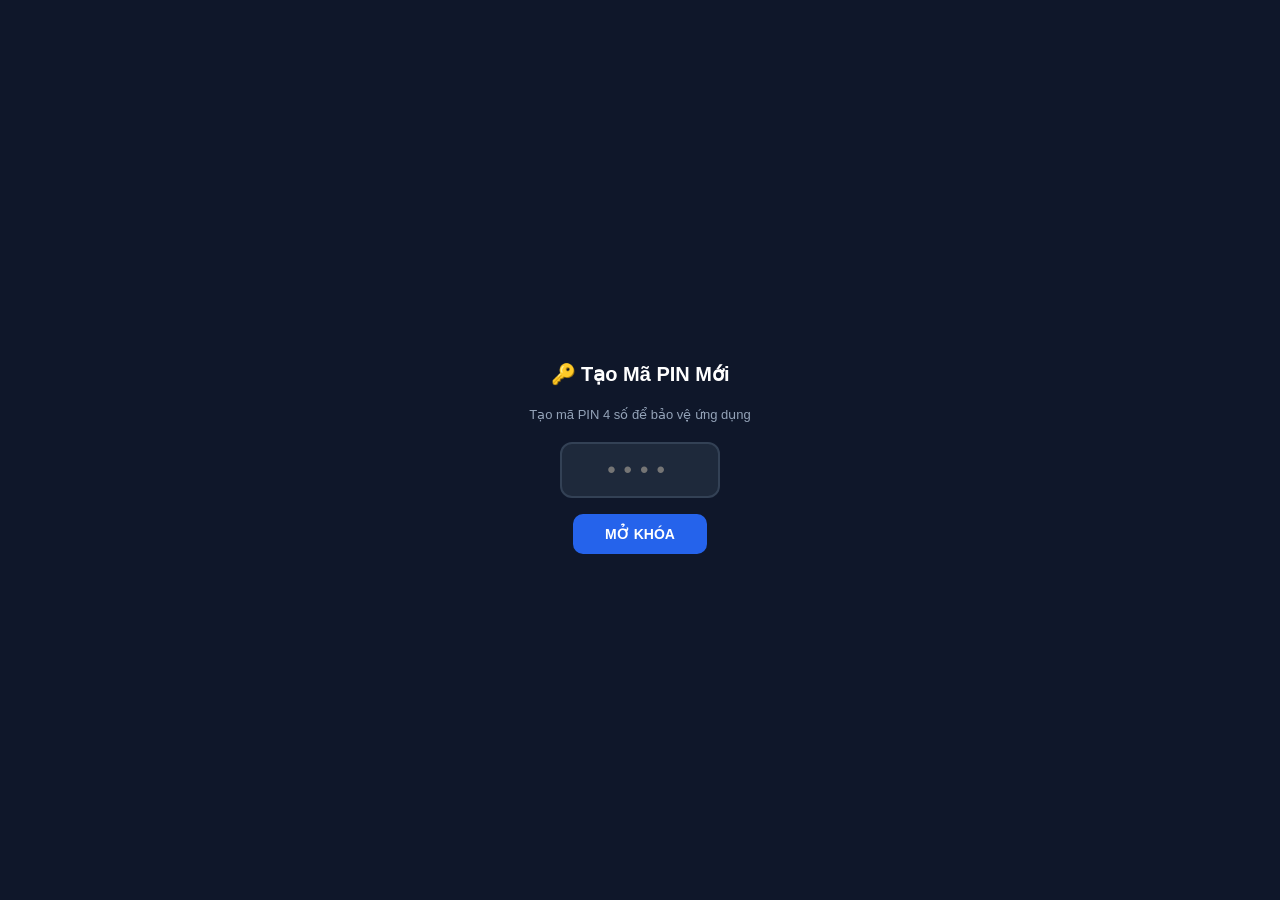
<file: zxcvbnm@@@0603.html>
l<!DOCTYPE html>
<html lang="vi">
<head>
    <meta charset="UTF-8">
    <meta name="viewport" content="width=device-width, initial-scale=1.0, maximum-scale=1.0, user-scalable=no">
    <title>Private Workout Tracker</title>
    <style>
        :root {
            --primary: #0f172a;
            --accent: #2563eb;
            --bg: #f8fafc;
            --card-bg: #ffffff;
            --text: #0f172a;
            --border: #e2e8f0;
        }

        * {
            box-sizing: border-box;
            -webkit-tap-highlight-color: transparent;
        }

        body {
            font-family: -apple-system, BlinkMacSystemFont, "Segoe UI", Roboto, Helvetica, Arial, sans-serif;
            background-color: var(--bg);
            color: var(--text);
            margin: 0;
            padding: 12px 12px 40px 12px;
            font-size: 15px;
        }

        /* Lock Screen Modal */
        #lock-screen {
            position: fixed;
            top: 0; left: 0; right: 0; bottom: 0;
            background: #0f172a;
            color: white;
            display: flex;
            flex-direction: column;
            justify-content: center;
            align-items: center;
            z-index: 9999;
            padding: 20px;
        }

        #lock-screen h2 {
            font-size: 20px;
            margin-bottom: 8px;
        }

        #lock-screen p {
            font-size: 13px;
            color: #94a3b8;
            margin-bottom: 20px;
            text-align: center;
        }

        .pin-input {
            width: 160px;
            padding: 12px;
            font-size: 24px;
            letter-spacing: 8px;
            text-align: center;
            border-radius: 12px;
            border: 2px solid #334155;
            background: #1e293b;
            color: white;
            outline: none;
            margin-bottom: 16px;
        }

        .pin-btn {
            background: var(--accent);
            color: white;
            border: none;
            padding: 12px 32px;
            font-size: 14px;
            font-weight: 700;
            border-radius: 10px;
            cursor: pointer;
        }

        /* Main Content App */
        #app-content {
            display: none; /* Hidden until authenticated */
        }

        .app-header {
            background: linear-gradient(135deg, #0f172a 0%, #1e3a8a 100%);
            color: white;
            padding: 16px;
            border-radius: 16px;
            margin-bottom: 16px;
            box-shadow: 0 4px 12px rgba(15, 23, 42, 0.15);
        }

        .header-top {
            display: flex;
            justify-content: space-between;
            align-items: center;
            margin-bottom: 8px;
        }

        .app-header h1 {
            margin: 0;
            font-size: 18px;
            font-weight: 700;
            text-transform: uppercase;
        }

        .lock-badge {
            background: rgba(255, 255, 255, 0.2);
            padding: 4px 8px;
            border-radius: 6px;
            font-size: 11px;
            cursor: pointer;
        }

        /* Progress Bar */
        .progress-container {
            background: rgba(255, 255, 255, 0.15);
            border-radius: 8px;
            padding: 8px 10px;
        }

        .progress-label {
            display: flex;
            justify-content: space-between;
            font-size: 11px;
            font-weight: 600;
            margin-bottom: 4px;
        }

        .progress-bar-bg {
            background: rgba(255, 255, 255, 0.2);
            height: 8px;
            border-radius: 4px;
            overflow: hidden;
        }

        .progress-bar-fill {
            background: #38bdf8;
            height: 100%;
            width: 0%;
            transition: width 0.3s ease;
        }

        /* Week Section Header */
        .week-title {
            font-size: 12px;
            font-weight: 800;
            color: var(--accent);
            text-transform: uppercase;
            margin: 18px 4px 8px 4px;
            letter-spacing: 0.5px;
        }

        /* Mobile Card Item */
        .day-card {
            background: var(--card-bg);
            border: 1px solid var(--border);
            border-radius: 14px;
            padding: 12px;
            margin-bottom: 10px;
            box-shadow: 0 2px 4px rgba(0,0,0,0.02);
        }

        .card-top {
            display: flex;
            justify-content: space-between;
            align-items: center;
            margin-bottom: 8px;
        }

        .day-number {
            font-weight: 800;
            font-size: 12px;
            color: #475569;
            background: #f1f5f9;
            padding: 2px 8px;
            border-radius: 6px;
        }

        .day-date {
            font-weight: 700;
            font-size: 14px;
            color: var(--text);
        }

        .task-badge {
            display: block;
            font-size: 13px;
            font-weight: 600;
            padding: 6px 10px;
            border-radius: 8px;
            margin-bottom: 10px;
            line-height: 1.3;
        }

        .badge-t24 { background-color: #dbeafe; color: #1e40af; }
        .badge-t3 { background-color: #dcfce7; color: #166534; }
        .badge-t5 { background-color: #fef3c7; color: #92400e; }
        .badge-cn { background-color: #e0f2fe; color: #0369a1; }

        /* Action Buttons Area */
        .check-group {
            display: grid;
            grid-template-columns: repeat(3, 1fr);
            gap: 6px;
            margin-bottom: 8px;
        }

        .check-btn {
            display: flex;
            flex-direction: column;
            align-items: center;
            justify-content: center;
            background: #f8fafc;
            border: 1.5px solid #cbd5e1;
            border-radius: 10px;
            padding: 8px 4px;
            cursor: pointer;
            min-height: 50px;
        }

        .check-btn span {
            font-size: 11px;
            font-weight: 700;
            color: #475569;
            margin-top: 2px;
        }

        .check-btn input[type="checkbox"] {
            width: 18px;
            height: 18px;
            accent-color: var(--accent);
        }

        .check-btn.checked {
            background-color: #eff6ff;
            border-color: var(--accent);
        }

        .check-btn.checked span {
            color: var(--accent);
        }

        /* Note Input */
        .note-input {
            width: 100%;
            padding: 8px 10px;
            border: 1px solid var(--border);
            border-radius: 8px;
            font-size: 12px;
            background: #fafafa;
            outline: none;
        }

        .note-input:focus {
            background: #ffffff;
            border-color: var(--accent);
        }
    </style>
</head>
<body>

    <!-- Màn hình nhập PIN Bảo mật -->
    <div id="lock-screen">
        <h2 id="pin-title">🔒 Bảo Mật Cá Nhân</h2>
        <p id="pin-desc">Nhập mã PIN 4 chữ số để truy cập</p>
        <input type="password" id="pin-code" class="pin-input" maxlength="4" placeholder="••••">
        <button class="pin-btn" onclick="checkPin()">MỞ KHÓA</button>
    </div>

    <!-- Nội dung chính của App -->
    <div id="app-content">
        <div class="app-header">
            <div class="header-top">
                <h1>Fitness Tracking</h1>
                <span class="lock-badge" onclick="lockApp()">🔒 Khóa App</span>
            </div>
            
            <div class="progress-container">
                <div class="progress-label">
                    <span>Tiến độ hoàn thành</span>
                    <span id="progress-text">0%</span>
                </div>
                <div class="progress-bar-bg">
                    <div class="progress-bar-fill" id="progress-bar"></div>
                </div>
            </div>
        </div>

        <div id="cards-container"></div>
    </div>

    <script>
        // Xử lý Khóa PIN
        let savedPin = localStorage.getItem('app_pin');

        if (!savedPin) {
            document.getElementById('pin-title').innerText = "🔑 Tạo Mã PIN Mới";
            document.getElementById('pin-desc').innerText = "Tạo mã PIN 4 số để bảo vệ ứng dụng";
        }

        function checkPin() {
            const inputPin = document.getElementById('pin-code').value;
            if (inputPin.length !== 4) {
                alert("Vui lòng nhập đúng 4 chữ số!");
                return;
            }

            if (!savedPin) {
                localStorage.setItem('app_pin', inputPin);
                savedPin = inputPin;
                unlockApp();
            } else if (inputPin === savedPin) {
                unlockApp();
            } else {
                alert("Mã PIN không đúng!");
                document.getElementById('pin-code').value = '';
            }
        }

        function unlockApp() {
            document.getElementById('lock-screen').style.display = 'none';
            document.getElementById('app-content').style.display = 'block';
            renderApp();
        }

        function lockApp() {
            document.getElementById('app-content').style.display = 'none';
            document.getElementById('lock-screen').style.display = 'flex';
            document.getElementById('pin-code').value = '';
        }

        // Lịch tập đã BỎ THỨ 6 VÀ THỨ 7
        const daysData = [
            // Tuần 1
            { week: "TUẦN 1: KHỞI ĐỘNG & TẠO THÓI QUEN" },
            { id: 1, date: "Thứ 2, 10/08", task: "🏋️ Sức Mạnh: Squat/Bridge/Plank/Pushup", tag: "badge-t24" },
            { id: 2, date: "Thứ 3, 11/08", task: "🏃 Cardio Combo + Thở Bụng", tag: "badge-t3" },
            { id: 3, date: "Thứ 4, 12/08", task: "🏋️ Sức Mạnh: Squat/Bridge + Kegel", tag: "badge-t24" },
            { id: 4, date: "Thứ 5, 13/08", task: "🧘 Xả Cơ Giữ Sức: Đi bộ + Thở bụng", tag: "badge-t5" },
            { id: 7, date: "Chủ Nhật, 16/08", task: "🛹 Trượt Ván Chiều / Nghỉ Ngơi", tag: "badge-cn" },

            // Tuần 2
            { week: "TUẦN 2: TĂNG CƯỜNG ĐỘ & GIỮ CƠ" },
            { id: 8, date: "Thứ 2, 17/08", task: "🏋️ Sức Mạnh: Squat/Bridge/Plank/Pushup", tag: "badge-t24" },
            { id: 9, date: "Thứ 3, 18/08", task: "🏃 Cardio Combo + Thở Bụng", tag: "badge-t3" },
            { id: 10, date: "Thứ 4, 19/08", task: "🏋️ Sức Mạnh: Squat/Bridge + Kegel", tag: "badge-t24" },
            { id: 11, date: "Thứ 5, 20/08", task: "🧘 Xả Cơ Giữ Sức: Đi bộ + Thở bụng", tag: "badge-t5" },
            { id: 14, date: "Chủ Nhật, 23/08", task: "🛹 Trượt Ván Chiều / Nghỉ Ngơi", tag: "badge-cn" },

            // Tuần 3
            { week: "TUẦN 3: TỐI ƯU PHẢN XẠ THỞ & CHẬU" },
            { id: 15, date: "Thứ 2, 24/08", task: "🏋️ Sức Mạnh: Squat/Bridge/Plank/Pushup", tag: "badge-t24" },
            { id: 16, date: "Thứ 3, 25/08", task: "🏃 Cardio Combo + Thở Bụng", tag: "badge-t3" },
            { id: 17, date: "Thứ 4, 26/08", task: "🏋️ Sức Mạnh: Squat/Bridge + Kegel", tag: "badge-t24" },
            { id: 18, date: "Thứ 5, 27/08", task: "🧘 Xả Cơ Giữ Sức: Đi bộ + Thở bụng", tag: "badge-t5" },
            { id: 21, date: "Chủ Nhật, 30/08", task: "🛹 Trượt Ván Chiều / Nghỉ Ngơi", tag: "badge-cn" },

            // Tuần 4
            { week: "TUẦN 4: DUY TRÌ BỀN VỮNG & TỔNG KẾT" },
            { id: 22, date: "Thứ 2, 31/08", task: "🏋️ Sức Mạnh: Squat/Bridge/Plank/Pushup", tag: "badge-t24" },
            { id: 23, date: "Thứ 3, 01/09", task: "🏃 Cardio Combo + Thở Bụng", tag: "badge-t3" },
            { id: 24, date: "Thứ 4, 02/09", task: "🏋️ Sức Mạnh: Squat/Bridge + Kegel", tag: "badge-t24" },
            { id: 25, date: "Thứ 5, 03/09", task: "🧘 Xả Cơ Giữ Sức: Đi bộ + Thở bụng", tag: "badge-t5" },
            { id: 28, date: "Chủ Nhật, 06/09", task: "🛹 Trượt Ván Chiều / Nghỉ Ngơi", tag: "badge-cn" },
            { id: 29, date: "Thứ 2, 07/09", task: "🏋️ Sức Mạnh: Squat/Bridge/Plank/Pushup", tag: "badge-t24" },
            { id: 30, date: "Thứ 3, 08/09", task: "🎉 Cardio: Tổng kết 30 ngày tập luyện", tag: "badge-t3" }
        ];

        function renderApp() {
            const container = document.getElementById('cards-container');
            container.innerHTML = '';

            daysData.forEach(item => {
                if (item.week) {
                    const weekEl = document.createElement('div');
                    weekEl.className = 'week-title';
                    weekEl.innerText = item.week;
                    container.appendChild(weekEl);
                } else {
                    const exChecked = localStorage.getItem(`ex_${item.id}`) === 'true';
                    const pcChecked = localStorage.getItem(`pc_${item.id}`) === 'true';
                    const breatheChecked = localStorage.getItem(`breathe_${item.id}`) === 'true';
                    const noteVal = localStorage.getItem(`note_${item.id}`) || '';

                    const card = document.createElement('div');
                    card.className = 'day-card';
                    card.innerHTML = `
                        <div class="card-top">
                            <span class="day-date">${item.date}</span>
                            <span class="day-number">Ngày ${item.id}</span>
                        </div>
                        <div class="task-badge ${item.tag}">${item.task}</div>
                        <div class="check-group">
                            <label class="check-btn ${exChecked ? 'checked' : ''}">
                                <input type="checkbox" onchange="toggleCheck(this, 'ex_${item.id}')" ${exChecked ? 'checked' : ''}>
                                <span>TẬP</span>
                            </label>
                            <label class="check-btn ${pcChecked ? 'checked' : ''}">
                                <input type="checkbox" onchange="toggleCheck(this, 'pc_${item.id}')" ${pcChecked ? 'checked' : ''}>
                                <span>KEGEL PC</span>
                            </label>
                            <label class="check-btn ${breatheChecked ? 'checked' : ''}">
                                <input type="checkbox" onchange="toggleCheck(this, 'breathe_${item.id}')" ${breatheChecked ? 'checked' : ''}>
                                <span>THỞ BỤNG</span>
                            </label>
                        </div>
                        <input type="text" class="note-input" placeholder="Ghi chú cảm nhận..." value="${noteVal}" onchange="saveNote('note_${item.id}', this.value)">
                    `;
                    container.appendChild(card);
                }
            });

            updateProgress();
        }

        function toggleCheck(input, key) {
            const isChecked = input.checked;
            localStorage.setItem(key, isChecked);
            const parent = input.closest('.check-btn');
            if (isChecked) {
                parent.classList.add('checked');
            } else {
                parent.classList.remove('checked');
            }
            updateProgress();
        }

        function saveNote(key, val) {
            localStorage.setItem(key, val);
        }

        function updateProgress() {
            let total = 0;
            let checkedCount = 0;
            
            daysData.forEach(item => {
                if (!item.week) {
                    total += 3;
                    if (localStorage.getItem(`ex_${item.id}`) === 'true') checkedCount++;
                    if (localStorage.getItem(`pc_${item.id}`) === 'true') checkedCount++;
                    if (localStorage.getItem(`breathe_${item.id}`) === 'true') checkedCount++;
                }
            });

            const percent = total > 0 ? Math.round((checkedCount / total) * 100) : 0;
            document.getElementById('progress-bar').style.width = percent + '%';
            document.getElementById('progress-text').innerText = percent + '%';
        }
    </script>
</body>
</html>
</file>
